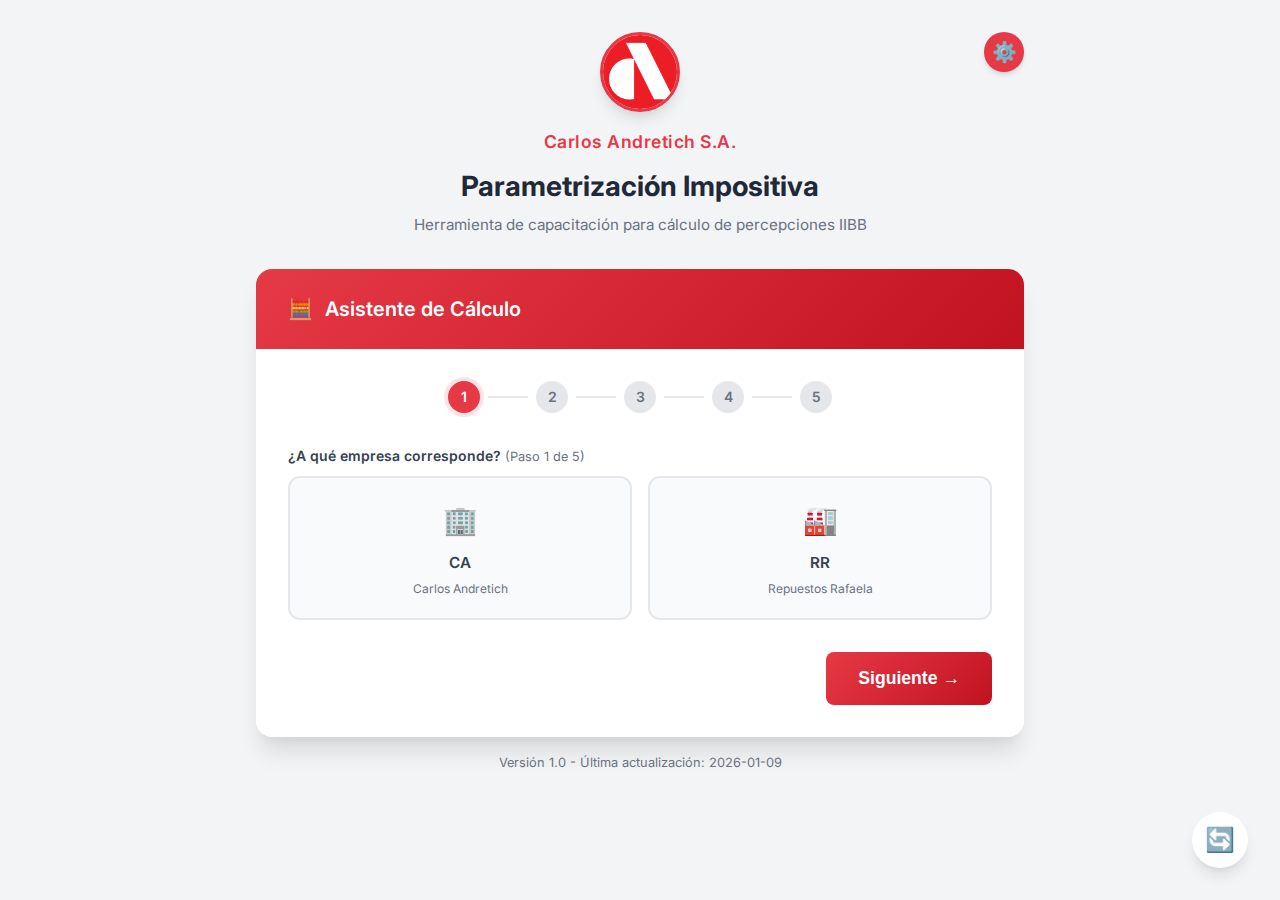
<file: index.html>
<!DOCTYPE html>
<html lang="es">

<head>
    <meta charset="UTF-8">
    <meta name="viewport" content="width=device-width, initial-scale=1.0">
    <meta name="description" content="Herramienta de capacitación para cálculo de percepciones IIBB - CA/RR">
    <title>Carlos Andretich S.A. - Cálculo Impositivo</title>
    <link rel="preconnect" href="https://fonts.googleapis.com">
    <link rel="preconnect" href="https://fonts.gstatic.com" crossorigin>
    <link href="https://fonts.googleapis.com/css2?family=Inter:wght@400;500;600;700;800&display=swap" rel="stylesheet">
    <link rel="stylesheet" href="styles.css">
</head>

<body>
    <div class="app-container">
        <!-- Header -->
        <header class="header">
            <a href="admin.html" class="admin-link" title="Panel de Administración">⚙️</a>
            <div class="header__logo">
                <img src="logo.png" alt="Carlos Andretich S.A.">
            </div>
            <p class="header__company">Carlos Andretich S.A.</p>
            <h1 class="header__title">Parametrización Impositiva</h1>
            <p class="header__subtitle">Herramienta de capacitación para cálculo de percepciones IIBB</p>
        </header>

        <!-- Main Card -->
        <main class="card">
            <div class="card__header">
                <h2 class="card__header-title">
                    <span>🧮</span>
                    Asistente de Cálculo
                </h2>
            </div>

            <div class="card__body">
                <!-- Stepper -->
                <div class="stepper" id="stepper">
                    <div class="stepper__step active">
                        <div class="stepper__circle">1</div>
                    </div>
                    <div class="stepper__step">
                        <div class="stepper__line"></div>
                        <div class="stepper__circle">2</div>
                    </div>
                    <div class="stepper__step">
                        <div class="stepper__line"></div>
                        <div class="stepper__circle">3</div>
                    </div>
                    <div class="stepper__step">
                        <div class="stepper__line"></div>
                        <div class="stepper__circle">4</div>
                    </div>
                    <div class="stepper__step">
                        <div class="stepper__line"></div>
                        <div class="stepper__circle">5</div>
                    </div>
                </div>

                <!-- Step 1: Empresa -->
                <section class="step-section active" id="step1">
                    <div class="form-group">
                        <label class="form-label">
                            ¿A qué empresa corresponde?
                            <span class="form-label__hint">(Paso 1 de 5)</span>
                        </label>
                        <div class="radio-group">
                            <div class="radio-option">
                                <input type="radio" name="empresa" id="empresaCA" value="CA">
                                <label class="radio-option__label" for="empresaCA">
                                    <span class="radio-option__icon">🏢</span>
                                    <span class="radio-option__text">CA</span>
                                    <span class="radio-option__desc">Carlos Andretich</span>
                                </label>
                            </div>
                            <div class="radio-option">
                                <input type="radio" name="empresa" id="empresaRR" value="RR">
                                <label class="radio-option__label" for="empresaRR">
                                    <span class="radio-option__icon">🏭</span>
                                    <span class="radio-option__text">RR</span>
                                    <span class="radio-option__desc">Repuestos Rafaela</span>
                                </label>
                            </div>
                        </div>
                    </div>
                </section>

                <!-- Step 2: Tipo de Contribuyente -->
                <section class="step-section" id="step2">
                    <div class="form-group">
                        <label class="form-label">
                            ¿Es Local o Convenio Multilateral?
                            <span class="form-label__hint">(Según constancia inscripción IIBB)</span>
                        </label>
                        <div class="radio-group">
                            <div class="radio-option">
                                <input type="radio" name="tipoContribuyente" id="tipoLocal" value="local">
                                <label class="radio-option__label" for="tipoLocal">
                                    <span class="radio-option__icon">📍</span>
                                    <span class="radio-option__text">Local</span>
                                    <span class="radio-option__desc">Inscripto en una sola provincia</span>
                                </label>
                            </div>
                            <div class="radio-option">
                                <input type="radio" name="tipoContribuyente" id="tipoConvenio" value="convenio">
                                <label class="radio-option__label" for="tipoConvenio">
                                    <span class="radio-option__icon">🗺️</span>
                                    <span class="radio-option__text">Convenio Multilateral</span>
                                    <span class="radio-option__desc">Opera en varias provincias</span>
                                </label>
                            </div>
                        </div>
                    </div>
                </section>

                <!-- Step 3: Provincia -->
                <section class="step-section" id="step3">
                    <div class="form-group">
                        <label class="form-label" for="provincia">
                            ¿En qué provincia coincidimos?
                            <span class="form-label__hint">(Provincia donde somos agentes de percepción)</span>
                        </label>
                        <select class="form-select" id="provincia">
                            <option value="">-- Seleccione una provincia --</option>
                            <option value="santa_fe">Santa Fe</option>
                            <option value="salta">Salta</option>
                            <option value="misiones">Misiones</option>
                            <option value="corrientes">Corrientes</option>
                            <option value="chaco">Chaco</option>
                            <option value="la_rioja">La Rioja</option>
                            <option value="san_luis">San Luis</option>
                            <optgroup label="── Provincias con Padrón ──">
                                <option value="jujuy">Jujuy</option>
                                <option value="buenos_aires">Buenos Aires</option>
                                <option value="tucuman">Tucumán</option>
                            </optgroup>
                        </select>
                    </div>
                </section>

                <!-- Step 4: Condiciones Adicionales -->
                <section class="step-section" id="step4">
                    <div class="info-box">
                        <span class="info-box__icon">💡</span>
                        <span class="info-box__text">
                            Complete las condiciones adicionales según la documentación del cliente.
                        </span>
                    </div>

                    <div class="form-group">
                        <label class="checkbox-option">
                            <input type="checkbox" id="certificadoExclusion">
                            <span class="checkbox-option__label">¿Tiene certificado de exclusión de percepción?</span>
                        </label>
                    </div>

                    <div class="form-group" id="grupo1276">
                        <label class="checkbox-option">
                            <input type="checkbox" id="tiene1276">
                            <span class="checkbox-option__label">¿Tiene formulario 1276? (Solo Santa Fe)</span>
                        </label>
                    </div>

                    <div class="form-group hidden" id="grupoAgentePercepcion">
                        <label class="checkbox-option" style="background: #fff3e0; border-color: #ff9800;">
                            <input type="checkbox" id="esAgentePercepcion">
                            <span class="checkbox-option__label">¿El cliente es Agente de Percepción en Santa Fe?</span>
                        </label>
                        <p style="font-size: 0.8rem; color: #666; margin-top: 0.5rem; margin-left: 0.5rem;">
                            ⚠️ Si es agente de percepción, no corresponde percibirle ya que ambos tributan en la misma
                            provincia.
                        </p>
                    </div>

                    <div class="form-group" id="grupoConstancia">
                        <label class="checkbox-option">
                            <input type="checkbox" id="tieneConstancia" checked>
                            <span class="checkbox-option__label">¿Tiene constancia de inscripción IIBB?</span>
                        </label>
                    </div>

                    <div class="form-group hidden" id="grupoInformaCoeficiente">
                        <label class="checkbox-option">
                            <input type="checkbox" id="informaCoeficiente">
                            <span class="checkbox-option__label">¿Informa Coeficiente unificado?</span>
                        </label>
                        <p style="font-size: 0.8rem; color: #666; margin-top: 0.5rem; margin-left: 0.5rem;">
                            ℹ️ Si no informa coeficiente, se aplicará percepción del 1,25% por defecto.
                        </p>
                    </div>

                    <div class="form-group hidden" id="coeficienteGroup">
                        <label class="form-label" for="coeficienteCM05">
                            Coeficiente Unificado (CM05)
                            <span class="form-label__hint">Valor del coeficiente según formulario CM05</span>
                        </label>
                        <input type="number" class="form-input" id="coeficienteCM05" step="0.01" min="0" max="1"
                            placeholder="Ej: 0.15">
                    </div>
                </section>

                <!-- Step 5: Resultado -->
                <section class="step-section" id="step5">
                    <div id="resultContainer">
                        <!-- Resultado se inserta aquí dinámicamente -->
                    </div>
                </section>

                <!-- Navegación -->
                <div class="btn-group">
                    <button id="prevBtn" class="btn btn--secondary" style="visibility: hidden;">
                        ← Anterior
                    </button>
                    <button id="nextBtn" class="btn btn--primary btn--lg" style="margin-left: auto;">
                        Siguiente →
                    </button>
                </div>
            </div>
        </main>

        <!-- Version Info -->
        <div class="version-info" id="versionInfo">
            Cargando información de versión...
        </div>
    </div>

    <!-- Reset Button -->
    <button id="resetBtn" class="reset-btn" title="Reiniciar">
        🔄
    </button>

    <script src="app.js"></script>
</body>

</html>
</file>
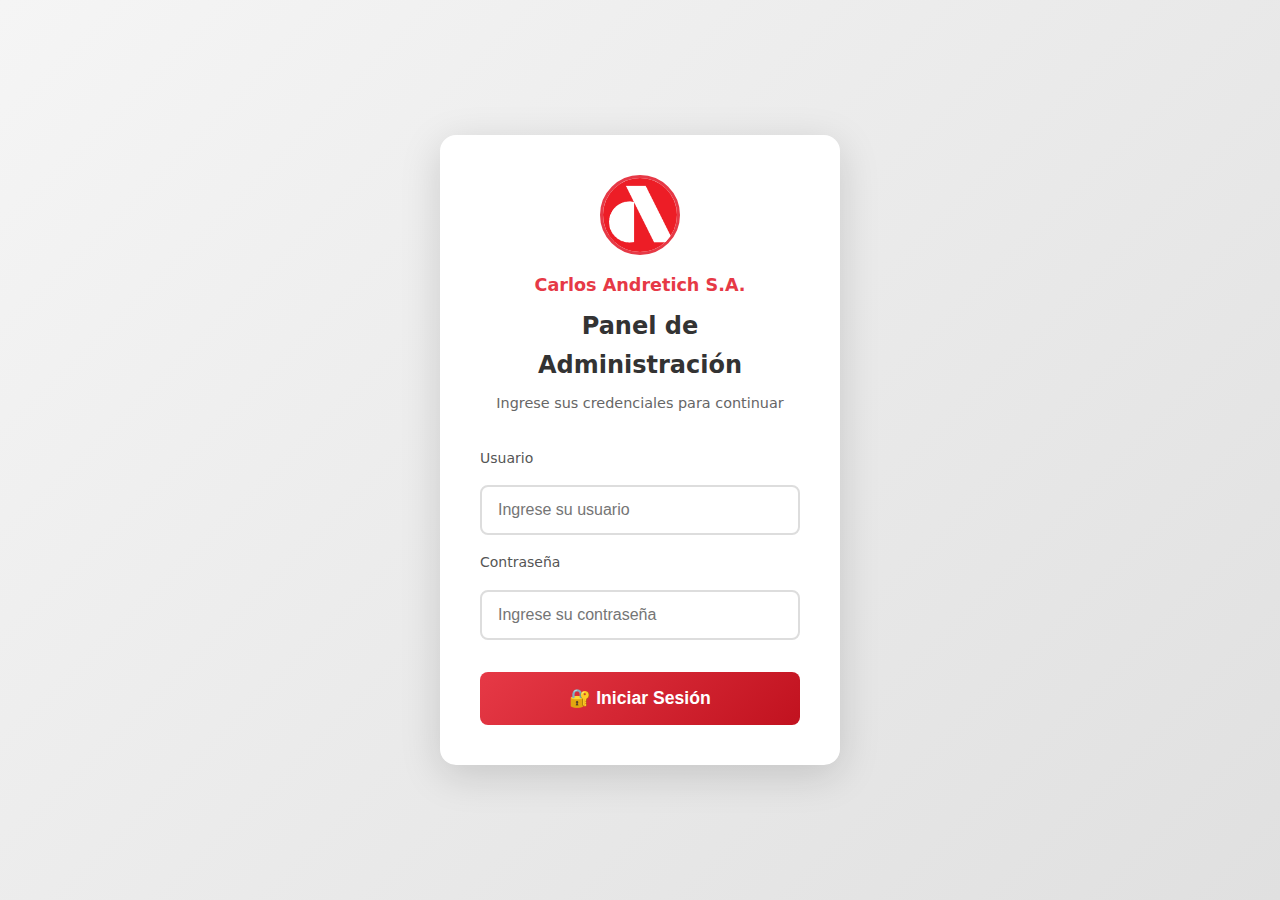
<file: admin.html>
<!DOCTYPE html>
<html lang="es">

<head>
    <meta charset="UTF-8">
    <meta name="viewport" content="width=device-width, initial-scale=1.0">
    <title>Administración - Reglas Impositivas</title>
    <link rel="stylesheet" href="styles.css">
    <style>
        /* Admin-specific styles */
        .admin-header {
            background: linear-gradient(135deg, #e63946 0%, #c1121f 100%);
            color: white;
            padding: 1.5rem;
            margin-bottom: 2rem;
            border-radius: 16px;
            display: flex;
            justify-content: space-between;
            align-items: center;
        }

        .admin-header h1 {
            margin: 0;
            font-size: 1.5rem;
        }

        .admin-header .btn-group {
            gap: 0.5rem;
        }

        .tabs {
            display: flex;
            gap: 0.5rem;
            margin-bottom: 1.5rem;
            flex-wrap: wrap;
        }

        .tab-btn {
            padding: 0.75rem 1.25rem;
            border: none;
            background: rgba(255, 255, 255, 0.9);
            border-radius: 8px;
            cursor: pointer;
            font-weight: 500;
            transition: all 0.3s ease;
            color: #1e3a5f;
        }

        .tab-btn:hover {
            background: rgba(255, 255, 255, 1);
            transform: translateY(-2px);
        }

        .tab-btn.active {
            background: linear-gradient(135deg, #e63946 0%, #c1121f 100%);
            color: white;
        }

        .tab-content {
            display: none;
        }

        .tab-content.active {
            display: block;
        }

        .provincia-card {
            background: white;
            border-radius: 12px;
            padding: 1.5rem;
            margin-bottom: 1rem;
            box-shadow: 0 2px 8px rgba(0, 0, 0, 0.08);
            border-left: 4px solid #e63946;
        }

        .provincia-card h3 {
            margin: 0 0 1rem 0;
            color: #1e3a5f;
            display: flex;
            align-items: center;
            gap: 0.5rem;
        }

        .provincia-card h3 .badge {
            font-size: 0.7rem;
            padding: 0.25rem 0.5rem;
            background: #e8f5e9;
            color: #2e7d32;
            border-radius: 4px;
            font-weight: 500;
        }

        .form-row {
            display: grid;
            grid-template-columns: repeat(auto-fit, minmax(200px, 1fr));
            gap: 1rem;
            margin-bottom: 1rem;
        }

        .form-group {
            display: flex;
            flex-direction: column;
            gap: 0.5rem;
        }

        .form-group label {
            font-weight: 500;
            color: #555;
            font-size: 0.875rem;
        }

        .form-group input,
        .form-group select,
        .form-group textarea {
            padding: 0.75rem;
            border: 1px solid #ddd;
            border-radius: 8px;
            font-size: 1rem;
            transition: border-color 0.3s ease;
        }

        .form-group input:focus,
        .form-group select:focus,
        .form-group textarea:focus {
            outline: none;
            border-color: #667eea;
            box-shadow: 0 0 0 3px rgba(102, 126, 234, 0.1);
        }

        .form-group input[type="number"] {
            width: 120px;
        }

        .subsection {
            background: #f8f9fa;
            padding: 1rem;
            border-radius: 8px;
            margin-top: 1rem;
        }

        .subsection-title {
            font-size: 0.875rem;
            font-weight: 600;
            color: #e63946;
            margin-bottom: 0.75rem;
        }

        .btn--save {
            background: linear-gradient(135deg, #4caf50 0%, #2e7d32 100%);
            color: white;
        }

        .btn--export {
            background: linear-gradient(135deg, #ff9800 0%, #f57c00 100%);
            color: white;
        }

        .btn--back {
            background: rgba(255, 255, 255, 0.2);
            color: white;
            border: 1px solid rgba(255, 255, 255, 0.3);
        }

        .btn--back:hover {
            background: rgba(255, 255, 255, 0.3);
        }

        .toast {
            position: fixed;
            bottom: 2rem;
            right: 2rem;
            padding: 1rem 1.5rem;
            background: #4caf50;
            color: white;
            border-radius: 8px;
            box-shadow: 0 4px 12px rgba(0, 0, 0, 0.2);
            transform: translateY(100px);
            opacity: 0;
            transition: all 0.3s ease;
            z-index: 1000;
        }

        .toast.show {
            transform: translateY(0);
            opacity: 1;
        }

        .status-indicator {
            display: flex;
            align-items: center;
            gap: 0.5rem;
            font-size: 0.875rem;
            color: rgba(255, 255, 255, 0.8);
        }

        .status-dot {
            width: 8px;
            height: 8px;
            border-radius: 50%;
            background: #4caf50;
        }

        .status-dot.modified {
            background: #ff9800;
        }

        .checkbox-group {
            display: flex;
            align-items: center;
            gap: 0.5rem;
        }

        .checkbox-group input[type="checkbox"] {
            width: 18px;
            height: 18px;
        }

        .padron-section {
            background: #fff3e0;
            border-left-color: #ff9800;
        }

        .padron-list {
            display: flex;
            flex-wrap: wrap;
            gap: 0.5rem;
        }

        .padron-tag {
            padding: 0.5rem 1rem;
            background: #fff;
            border: 1px solid #ddd;
            border-radius: 20px;
            display: flex;
            align-items: center;
            gap: 0.5rem;
        }

        .padron-tag .remove {
            cursor: pointer;
            color: #e53935;
            font-weight: bold;
        }

        .add-padron {
            display: flex;
            gap: 0.5rem;
            margin-top: 1rem;
        }

        /* Collapsible sections */
        .collapse-header {
            display: flex;
            justify-content: space-between;
            align-items: center;
            cursor: pointer;
            padding-bottom: 0.5rem;
            border-bottom: 1px solid #eee;
            margin-bottom: 1rem;
        }

        .collapse-header:hover {
            color: #667eea;
        }

        .collapse-icon {
            transition: transform 0.3s ease;
        }

        .collapse-header.collapsed .collapse-icon {
            transform: rotate(-90deg);
        }

        .collapse-content {
            max-height: 2000px;
            overflow: hidden;
            transition: max-height 0.3s ease;
        }

        .collapse-content.collapsed {
            max-height: 0;
        }

        /* Login Overlay */
        .login-overlay {
            position: fixed;
            top: 0;
            left: 0;
            width: 100%;
            height: 100%;
            background: linear-gradient(135deg, #f5f5f5 0%, #e0e0e0 100%);
            display: flex;
            align-items: center;
            justify-content: center;
            z-index: 9999;
        }

        .login-overlay.hidden {
            display: none;
        }

        .login-box {
            background: white;
            padding: 2.5rem;
            border-radius: 16px;
            box-shadow: 0 10px 40px rgba(0, 0, 0, 0.15);
            width: 100%;
            max-width: 400px;
            text-align: center;
        }

        .login-box__logo {
            width: 80px;
            height: 80px;
            border-radius: 50%;
            margin: 0 auto 1rem;
            overflow: hidden;
            border: 3px solid #e63946;
        }

        .login-box__logo img {
            width: 100%;
            height: 100%;
            object-fit: cover;
        }

        .login-box__company {
            color: #e63946;
            font-size: 1.1rem;
            font-weight: 600;
            margin-bottom: 0.5rem;
        }

        .login-box__title {
            color: #333;
            font-size: 1.5rem;
            font-weight: 700;
            margin-bottom: 0.5rem;
        }

        .login-box__subtitle {
            color: #666;
            font-size: 0.9rem;
            margin-bottom: 2rem;
        }

        .login-box .form-group {
            margin-bottom: 1rem;
            text-align: left;
        }

        .login-box .form-group label {
            display: block;
            margin-bottom: 0.5rem;
            font-weight: 500;
            color: #555;
        }

        .login-box .form-group input {
            width: 100%;
            padding: 0.875rem 1rem;
            border: 2px solid #ddd;
            border-radius: 8px;
            font-size: 1rem;
            transition: border-color 0.3s;
        }

        .login-box .form-group input:focus {
            outline: none;
            border-color: #e63946;
        }

        .login-box .btn-login {
            width: 100%;
            padding: 1rem;
            background: linear-gradient(135deg, #e63946 0%, #c1121f 100%);
            color: white;
            border: none;
            border-radius: 8px;
            font-size: 1.1rem;
            font-weight: 600;
            cursor: pointer;
            transition: transform 0.2s, box-shadow 0.2s;
            margin-top: 1rem;
        }

        .login-box .btn-login:hover {
            transform: translateY(-2px);
            box-shadow: 0 4px 12px rgba(230, 57, 70, 0.4);
        }

        .login-error {
            color: #c1121f;
            font-size: 0.875rem;
            margin-top: 1rem;
            display: none;
        }

        .login-error.show {
            display: block;
        }

        .admin-content {
            display: none;
        }

        .admin-content.visible {
            display: block;
        }
    </style>
</head>

<body>
    <!-- Login Overlay -->
    <div class="login-overlay" id="loginOverlay">
        <div class="login-box">
            <div class="login-box__logo">
                <img src="logo.png" alt="Carlos Andretich S.A.">
            </div>
            <p class="login-box__company">Carlos Andretich S.A.</p>
            <h1 class="login-box__title">Panel de Administración</h1>
            <p class="login-box__subtitle">Ingrese sus credenciales para continuar</p>

            <form id="loginForm" onsubmit="handleLogin(event)">
                <div class="form-group">
                    <label for="loginUser">Usuario</label>
                    <input type="text" id="loginUser" placeholder="Ingrese su usuario" required>
                </div>
                <div class="form-group">
                    <label for="loginPass">Contraseña</label>
                    <input type="password" id="loginPass" placeholder="Ingrese su contraseña" required>
                </div>
                <button type="submit" class="btn-login">🔐 Iniciar Sesión</button>
            </form>

            <p class="login-error" id="loginError">❌ Usuario o contraseña incorrectos</p>
        </div>
    </div>

    <!-- Admin Content (hidden until login) -->
    <div class="admin-content" id="adminContent">
        <div class="container">
            <div class="admin-header">
                <div>
                    <h1>⚙️ Panel de Administración</h1>
                    <div class="status-indicator">
                        <span class="status-dot" id="statusDot"></span>
                        <span id="statusText">Datos cargados</span>
                    </div>
                </div>
                <div class="btn-group">
                    <a href="index.html" class="btn btn--back">← Volver a la App</a>
                    <button class="btn btn--export" onclick="exportarJSON()">📥 Exportar JSON</button>
                    <button class="btn btn--save" onclick="guardarCambios()">💾 Guardar Cambios</button>
                </div>
            </div>

            <div class="tabs">
                <button class="tab-btn active" onclick="showTab('convenio')">📊 Convenio Multilateral</button>
                <button class="tab-btn" onclick="showTab('local')">🏠 Contribuyente Local</button>
                <button class="tab-btn" onclick="showTab('padron')">📋 Provincias con Padrón</button>
                <button class="tab-btn" onclick="showTab('mensajes')">💬 Mensajes</button>
            </div>

            <!-- Tab: Convenio Multilateral -->
            <div id="tab-convenio" class="tab-content active">
                <div id="convenio-list"></div>
            </div>

            <!-- Tab: Contribuyente Local -->
            <div id="tab-local" class="tab-content">
                <div id="local-list"></div>
            </div>

            <!-- Tab: Provincias con Padrón -->
            <div id="tab-padron" class="tab-content">
                <div class="provincia-card padron-section">
                    <h3>⚠️ Provincias con Padrón</h3>
                    <p style="color: #666; margin-bottom: 1rem;">
                        Estas provincias requieren revisión de padrón. El sistema mostrará aviso de contactar a Fran.
                    </p>
                    <div class="padron-list" id="padron-list"></div>
                    <div class="add-padron">
                        <select id="nuevaPadron">
                            <option value="">Agregar provincia...</option>
                            <option value="buenos_aires">Buenos Aires</option>
                            <option value="catamarca">Catamarca</option>
                            <option value="chubut">Chubut</option>
                            <option value="cordoba">Córdoba</option>
                            <option value="entre_rios">Entre Ríos</option>
                            <option value="formosa">Formosa</option>
                            <option value="jujuy">Jujuy</option>
                            <option value="la_pampa">La Pampa</option>
                            <option value="mendoza">Mendoza</option>
                            <option value="neuquen">Neuquén</option>
                            <option value="rio_negro">Río Negro</option>
                            <option value="san_juan">San Juan</option>
                            <option value="santa_cruz">Santa Cruz</option>
                            <option value="santiago_del_estero">Santiago del Estero</option>
                            <option value="tierra_del_fuego">Tierra del Fuego</option>
                            <option value="tucuman">Tucumán</option>
                        </select>
                        <button class="btn btn--primary" onclick="agregarPadron()">+ Agregar</button>
                    </div>
                </div>
            </div>

            <!-- Tab: Mensajes -->
            <div id="tab-mensajes" class="tab-content">
                <div class="provincia-card">
                    <h3>💬 Mensajes del Sistema</h3>
                    <div class="form-group" style="margin-bottom: 1rem;">
                        <label>Mensaje para Padrón</label>
                        <textarea id="msg-padron" rows="2"></textarea>
                    </div>
                    <div class="form-group" style="margin-bottom: 1rem;">
                        <label>Mensaje para Exento</label>
                        <textarea id="msg-exento" rows="2"></textarea>
                    </div>
                    <div class="form-group">
                        <label>Mensaje para Derivar a Impuestos</label>
                        <textarea id="msg-derivar" rows="2"></textarea>
                    </div>
                </div>
            </div>
        </div>

        <div class="toast" id="toast"></div>
    </div>
    </div> <!-- Close admin-content -->

    <script>
        // ============ LOGIN SYSTEM ============
        const VALID_USER = 'Administrador';
        const VALID_PASS = 'Cal1978Imp!';

        // Check if already logged in
        function checkSession() {
            if (sessionStorage.getItem('admin_logged_in') === 'true') {
                showAdminPanel();
            }
        }

        function handleLogin(event) {
            event.preventDefault();

            const user = document.getElementById('loginUser').value;
            const pass = document.getElementById('loginPass').value;

            if (user === VALID_USER && pass === VALID_PASS) {
                sessionStorage.setItem('admin_logged_in', 'true');
                showAdminPanel();
            } else {
                document.getElementById('loginError').classList.add('show');
                document.getElementById('loginPass').value = '';
            }
        }

        function showAdminPanel() {
            document.getElementById('loginOverlay').classList.add('hidden');
            document.getElementById('adminContent').classList.add('visible');
        }

        // Check session on page load
        document.addEventListener('DOMContentLoaded', checkSession);

        // ============ ADMIN PANEL ============
        // Datos de las reglas (se cargan desde localStorage o fallback)
        let reglas = null;
        let hasChanges = false;

        // Datos fallback (mismos que en app.js)
        const REGLAS_DEFAULT = {
            "metadata": {
                "version": "1.0",
                "ultima_actualizacion": "2026-01-09",
                "autor": "Gabriela Bianchini"
            },
            "empresas": ["CA", "RR"],
            "provincias_con_padron": ["jujuy", "buenos_aires", "tucuman"],
            "reglas_convenio_multilateral": {
                "santa_fe": {
                    "nombre": "Santa Fe",
                    "requiere_coeficiente": true,
                    "coeficiente_minimo": 0.10,
                    "con_coeficiente": { "id": 54, "descripcion": "PERCEP IIBB SANTA FE C.M. 1.25%", "alicuota": 1.25 },
                    "sin_coeficiente": { "mensaje": "No corresponde percepción (Coeficiente < 0.10)" },
                    "con_1276": { "accion": "derivar", "mensaje": "Derivar a impuestos y contabilidad" }
                },
                "corrientes": {
                    "nombre": "Corrientes",
                    "requiere_coeficiente": true,
                    "coeficiente_minimo": 0.10,
                    "con_coeficiente": { "id": 1080, "descripcion": "PERCEP IIBB CORRIENTES CM", "alicuota": null },
                    "sin_coeficiente": { "mensaje": "No corresponde percepción (Coeficiente < 0.10)" }
                },
                "chaco": { "nombre": "Chaco", "requiere_coeficiente": false, "resultado": { "id": 1076, "descripcion": "PERCEP IIBB CHACO CM", "alicuota": null } },
                "la_rioja": { "nombre": "La Rioja", "requiere_coeficiente": false, "resultado": { "id": 1078, "descripcion": "PERCEP IIBB LA RIOJA CM", "alicuota": null } },
                "misiones": { "nombre": "Misiones", "requiere_coeficiente": false, "resultado": { "id": 346, "descripcion": "PERCEP IIBB MISIONES 3.31%", "alicuota": 3.31 } },
                "salta": { "nombre": "Salta", "requiere_coeficiente": false, "resultado": { "id": 344, "descripcion": "PERCEP IIBB SALTA CM 1.8%", "alicuota": 1.8 } },
                "san_luis": {
                    "nombre": "San Luis",
                    "requiere_coeficiente": true,
                    "coeficiente_minimo": 0.10,
                    "con_coeficiente": { "id": 1100, "descripcion": "PERCEP IIBB SAN LUIS CM", "alicuota": null },
                    "sin_coeficiente": { "mensaje": "No corresponde percepción (Coeficiente < 0.10)" }
                }
            },
            "reglas_local": {
                "corrientes": { "nombre": "Corrientes", "resultado": { "id": 1074, "descripcion": "PERCEP IIBB CORRIENTES C.L.", "alicuota": null } },
                "chaco": { "nombre": "Chaco", "resultado": { "id": 1075, "descripcion": "PERCEP IIBB CHACO C.L.", "alicuota": null } },
                "la_rioja": { "nombre": "La Rioja", "resultado": { "id": 1077, "descripcion": "PERCEP IIBB LA RIOJA C.L.", "alicuota": null } },
                "misiones": { "nombre": "Misiones", "resultado": { "id": 346, "descripcion": "PERCEP IIBB MISIONES 3.31%", "alicuota": 3.31 } },
                "salta": { "nombre": "Salta", "resultado": { "id": 343, "descripcion": "PERCEP IIBB SALTA C.L. 3.6%", "alicuota": 3.6 } },
                "san_luis": { "nombre": "San Luis", "resultado": { "id": 1099, "descripcion": "PERCEP IIBB SAN LUIS C.L.", "alicuota": null } },
                "santa_fe": {
                    "nombre": "Santa Fe",
                    "con_1276": { "accion": "derivar", "mensaje": "Derivar a impuestos y contabilidad" },
                    "sin_1276": { "id": 51, "descripcion": "PERCEP IIBB SANTA FE C.L. 2.5%", "alicuota": 2.5 },
                    "sin_constancia": { "id": 52, "descripcion": "PERCEP IIBB SANTA FE N.I. 3.6%", "alicuota": 3.6, "nota": "Revisar SIAT (API) - Consultar" }
                }
            },
            "mensajes": {
                "padron": "⚠️ AVISAR A FRAN: Corresponde revisión de padrón.",
                "exento": "Agregar conjunto EXENTO en esta provincia.",
                "derivar_impuestos": "Derivar a impuestos y contabilidad."
            }
        };

        // Inicialización
        document.addEventListener('DOMContentLoaded', () => {
            cargarReglas();
            renderAll();
        });

        function cargarReglas() {
            const saved = localStorage.getItem('reglas_impositivas');
            if (saved) {
                reglas = JSON.parse(saved);
                showToast('✓ Datos cargados desde almacenamiento local');
            } else {
                reglas = JSON.parse(JSON.stringify(REGLAS_DEFAULT));
            }
        }

        function renderAll() {
            renderConvenio();
            renderLocal();
            renderPadron();
            renderMensajes();
        }

        function renderConvenio() {
            const container = document.getElementById('convenio-list');
            let html = '';

            for (const [key, prov] of Object.entries(reglas.reglas_convenio_multilateral)) {
                html += renderProvinciaConvenio(key, prov);
            }

            container.innerHTML = html;
        }

        function renderProvinciaConvenio(key, prov) {
            const requiereCoef = prov.requiere_coeficiente;
            const esSantaFe = key === 'santa_fe';

            return `
                <div class="provincia-card" data-key="${key}">
                    <div class="collapse-header" onclick="toggleCollapse(this)">
                        <h3>
                            📍 ${prov.nombre}
                            ${requiereCoef ? '<span class="badge">Requiere Coeficiente</span>' : ''}
                            ${esSantaFe ? '<span class="badge" style="background:#e3f2fd;color:#1565c0;">Tiene 1276</span>' : ''}
                        </h3>
                        <span class="collapse-icon">▼</span>
                    </div>
                    <div class="collapse-content">
                        <div class="form-row">
                            <div class="form-group checkbox-group">
                                <input type="checkbox" id="coef-${key}" ${requiereCoef ? 'checked' : ''} 
                                    onchange="updateConvenioCoef('${key}', this.checked)">
                                <label for="coef-${key}">Requiere Coeficiente CM05</label>
                            </div>
                            ${requiereCoef ? `
                                <div class="form-group">
                                    <label>Coeficiente Mínimo</label>
                                    <input type="number" step="0.01" value="${prov.coeficiente_minimo || 0.10}" 
                                        onchange="updateConvenioField('${key}', 'coeficiente_minimo', parseFloat(this.value))">
                                </div>
                            ` : ''}
                        </div>
                        
                        ${requiereCoef ? `
                            <div class="subsection">
                                <div class="subsection-title">Con Coeficiente ≥ Mínimo</div>
                                <div class="form-row">
                                    <div class="form-group">
                                        <label>ID Conjunto</label>
                                        <input type="number" value="${prov.con_coeficiente?.id || ''}" 
                                            onchange="updateConvenioNested('${key}', 'con_coeficiente', 'id', parseInt(this.value))">
                                    </div>
                                    <div class="form-group">
                                        <label>Descripción</label>
                                        <input type="text" value="${prov.con_coeficiente?.descripcion || ''}" 
                                            onchange="updateConvenioNested('${key}', 'con_coeficiente', 'descripcion', this.value)">
                                    </div>
                                    <div class="form-group">
                                        <label>Alícuota %</label>
                                        <input type="number" step="0.01" value="${prov.con_coeficiente?.alicuota || ''}" 
                                            onchange="updateConvenioNested('${key}', 'con_coeficiente', 'alicuota', parseFloat(this.value) || null)">
                                    </div>
                                </div>
                            </div>
                            <div class="subsection">
                                <div class="subsection-title">Sin Coeficiente (< Mínimo)</div>
                                <div class="form-group">
                                    <label>Mensaje</label>
                                    <input type="text" value="${prov.sin_coeficiente?.mensaje || ''}" 
                                        onchange="updateConvenioNested('${key}', 'sin_coeficiente', 'mensaje', this.value)">
                                </div>
                            </div>
                        ` : `
                            <div class="subsection">
                                <div class="subsection-title">Resultado</div>
                                <div class="form-row">
                                    <div class="form-group">
                                        <label>ID Conjunto</label>
                                        <input type="number" value="${prov.resultado?.id || ''}" 
                                            onchange="updateConvenioNested('${key}', 'resultado', 'id', parseInt(this.value))">
                                    </div>
                                    <div class="form-group">
                                        <label>Descripción</label>
                                        <input type="text" value="${prov.resultado?.descripcion || ''}" 
                                            onchange="updateConvenioNested('${key}', 'resultado', 'descripcion', this.value)">
                                    </div>
                                    <div class="form-group">
                                        <label>Alícuota %</label>
                                        <input type="number" step="0.01" value="${prov.resultado?.alicuota || ''}" 
                                            onchange="updateConvenioNested('${key}', 'resultado', 'alicuota', parseFloat(this.value) || null)">
                                    </div>
                                </div>
                            </div>
                        `}
                        
                        ${esSantaFe ? `
                            <div class="subsection" style="background: #e3f2fd;">
                                <div class="subsection-title">Con 1276 (Derivar)</div>
                                <div class="form-group">
                                    <label>Mensaje</label>
                                    <input type="text" value="${prov.con_1276?.mensaje || ''}" 
                                        onchange="updateConvenioNested('${key}', 'con_1276', 'mensaje', this.value)">
                                </div>
                            </div>
                        ` : ''}
                    </div>
                </div>
            `;
        }

        function renderLocal() {
            const container = document.getElementById('local-list');
            let html = '';

            for (const [key, prov] of Object.entries(reglas.reglas_local)) {
                html += renderProvinciaLocal(key, prov);
            }

            container.innerHTML = html;
        }

        function renderProvinciaLocal(key, prov) {
            const esSantaFe = key === 'santa_fe';

            if (esSantaFe) {
                return `
                    <div class="provincia-card" data-key="${key}">
                        <div class="collapse-header" onclick="toggleCollapse(this)">
                            <h3>📍 ${prov.nombre} <span class="badge" style="background:#e3f2fd;color:#1565c0;">Casos especiales</span></h3>
                            <span class="collapse-icon">▼</span>
                        </div>
                        <div class="collapse-content">
                            <div class="subsection" style="background: #e3f2fd;">
                                <div class="subsection-title">Con 1276 (Derivar)</div>
                                <div class="form-group">
                                    <label>Mensaje</label>
                                    <input type="text" value="${prov.con_1276?.mensaje || ''}" 
                                        onchange="updateLocalNested('${key}', 'con_1276', 'mensaje', this.value)">
                                </div>
                            </div>
                            <div class="subsection">
                                <div class="subsection-title">Sin 1276 (Con Constancia)</div>
                                <div class="form-row">
                                    <div class="form-group">
                                        <label>ID Conjunto</label>
                                        <input type="number" value="${prov.sin_1276?.id || ''}" 
                                            onchange="updateLocalNested('${key}', 'sin_1276', 'id', parseInt(this.value))">
                                    </div>
                                    <div class="form-group">
                                        <label>Descripción</label>
                                        <input type="text" value="${prov.sin_1276?.descripcion || ''}" 
                                            onchange="updateLocalNested('${key}', 'sin_1276', 'descripcion', this.value)">
                                    </div>
                                    <div class="form-group">
                                        <label>Alícuota %</label>
                                        <input type="number" step="0.01" value="${prov.sin_1276?.alicuota || ''}" 
                                            onchange="updateLocalNested('${key}', 'sin_1276', 'alicuota', parseFloat(this.value) || null)">
                                    </div>
                                </div>
                            </div>
                            <div class="subsection" style="background: #fff3e0;">
                                <div class="subsection-title">Sin Constancia de Inscripción</div>
                                <div class="form-row">
                                    <div class="form-group">
                                        <label>ID Conjunto</label>
                                        <input type="number" value="${prov.sin_constancia?.id || ''}" 
                                            onchange="updateLocalNested('${key}', 'sin_constancia', 'id', parseInt(this.value))">
                                    </div>
                                    <div class="form-group">
                                        <label>Descripción</label>
                                        <input type="text" value="${prov.sin_constancia?.descripcion || ''}" 
                                            onchange="updateLocalNested('${key}', 'sin_constancia', 'descripcion', this.value)">
                                    </div>
                                    <div class="form-group">
                                        <label>Alícuota %</label>
                                        <input type="number" step="0.01" value="${prov.sin_constancia?.alicuota || ''}" 
                                            onchange="updateLocalNested('${key}', 'sin_constancia', 'alicuota', parseFloat(this.value) || null)">
                                    </div>
                                </div>
                                <div class="form-group" style="margin-top: 0.5rem;">
                                    <label>Nota</label>
                                    <input type="text" value="${prov.sin_constancia?.nota || ''}" 
                                        onchange="updateLocalNested('${key}', 'sin_constancia', 'nota', this.value)">
                                </div>
                            </div>
                        </div>
                    </div>
                `;
            }

            return `
                <div class="provincia-card" data-key="${key}">
                    <div class="collapse-header" onclick="toggleCollapse(this)">
                        <h3>📍 ${prov.nombre}</h3>
                        <span class="collapse-icon">▼</span>
                    </div>
                    <div class="collapse-content">
                        <div class="form-row">
                            <div class="form-group">
                                <label>ID Conjunto</label>
                                <input type="number" value="${prov.resultado?.id || ''}" 
                                    onchange="updateLocalNested('${key}', 'resultado', 'id', parseInt(this.value))">
                            </div>
                            <div class="form-group">
                                <label>Descripción</label>
                                <input type="text" value="${prov.resultado?.descripcion || ''}" 
                                    onchange="updateLocalNested('${key}', 'resultado', 'descripcion', this.value)">
                            </div>
                            <div class="form-group">
                                <label>Alícuota %</label>
                                <input type="number" step="0.01" value="${prov.resultado?.alicuota || ''}" 
                                    onchange="updateLocalNested('${key}', 'resultado', 'alicuota', parseFloat(this.value) || null)">
                            </div>
                        </div>
                    </div>
                </div>
            `;
        }

        function renderPadron() {
            const container = document.getElementById('padron-list');
            const nombres = {
                'jujuy': 'Jujuy', 'buenos_aires': 'Buenos Aires', 'tucuman': 'Tucumán',
                'catamarca': 'Catamarca', 'chubut': 'Chubut', 'cordoba': 'Córdoba',
                'entre_rios': 'Entre Ríos', 'formosa': 'Formosa', 'la_pampa': 'La Pampa',
                'mendoza': 'Mendoza', 'neuquen': 'Neuquén', 'rio_negro': 'Río Negro',
                'san_juan': 'San Juan', 'santa_cruz': 'Santa Cruz',
                'santiago_del_estero': 'Santiago del Estero', 'tierra_del_fuego': 'Tierra del Fuego'
            };

            container.innerHTML = reglas.provincias_con_padron.map(key => `
                <div class="padron-tag">
                    ${nombres[key] || key}
                    <span class="remove" onclick="removePadron('${key}')">✕</span>
                </div>
            `).join('');
        }

        function renderMensajes() {
            document.getElementById('msg-padron').value = reglas.mensajes?.padron || '';
            document.getElementById('msg-exento').value = reglas.mensajes?.exento || '';
            document.getElementById('msg-derivar').value = reglas.mensajes?.derivar_impuestos || '';

            // Add event listeners
            document.getElementById('msg-padron').onchange = (e) => {
                reglas.mensajes.padron = e.target.value;
                markChanged();
            };
            document.getElementById('msg-exento').onchange = (e) => {
                reglas.mensajes.exento = e.target.value;
                markChanged();
            };
            document.getElementById('msg-derivar').onchange = (e) => {
                reglas.mensajes.derivar_impuestos = e.target.value;
                markChanged();
            };
        }

        // Update functions
        function updateConvenioCoef(key, value) {
            reglas.reglas_convenio_multilateral[key].requiere_coeficiente = value;
            markChanged();
            renderConvenio(); // Re-render to show/hide fields
        }

        function updateConvenioField(key, field, value) {
            reglas.reglas_convenio_multilateral[key][field] = value;
            markChanged();
        }

        function updateConvenioNested(key, section, field, value) {
            if (!reglas.reglas_convenio_multilateral[key][section]) {
                reglas.reglas_convenio_multilateral[key][section] = {};
            }
            reglas.reglas_convenio_multilateral[key][section][field] = value;
            markChanged();
        }

        function updateLocalNested(key, section, field, value) {
            if (!reglas.reglas_local[key][section]) {
                reglas.reglas_local[key][section] = {};
            }
            reglas.reglas_local[key][section][field] = value;
            markChanged();
        }

        function agregarPadron() {
            const select = document.getElementById('nuevaPadron');
            const value = select.value;
            if (value && !reglas.provincias_con_padron.includes(value)) {
                reglas.provincias_con_padron.push(value);
                renderPadron();
                markChanged();
            }
            select.selectedIndex = 0;
        }

        function removePadron(key) {
            reglas.provincias_con_padron = reglas.provincias_con_padron.filter(p => p !== key);
            renderPadron();
            markChanged();
        }

        // UI Helpers
        function showTab(tabName) {
            document.querySelectorAll('.tab-btn').forEach(btn => btn.classList.remove('active'));
            document.querySelectorAll('.tab-content').forEach(content => content.classList.remove('active'));

            document.querySelector(`[onclick="showTab('${tabName}')"]`).classList.add('active');
            document.getElementById(`tab-${tabName}`).classList.add('active');
        }

        function toggleCollapse(header) {
            header.classList.toggle('collapsed');
            header.nextElementSibling.classList.toggle('collapsed');
        }

        function markChanged() {
            hasChanges = true;
            document.getElementById('statusDot').classList.add('modified');
            document.getElementById('statusText').textContent = 'Cambios sin guardar';
        }

        function showToast(message) {
            const toast = document.getElementById('toast');
            toast.textContent = message;
            toast.classList.add('show');
            setTimeout(() => toast.classList.remove('show'), 3000);
        }

        // Save/Export functions
        function guardarCambios() {
            // Update metadata
            reglas.metadata.ultima_actualizacion = new Date().toISOString().split('T')[0];

            // Save to localStorage
            localStorage.setItem('reglas_impositivas', JSON.stringify(reglas));

            hasChanges = false;
            document.getElementById('statusDot').classList.remove('modified');
            document.getElementById('statusText').textContent = 'Cambios guardados';
            showToast('✓ Cambios guardados correctamente');
        }

        function exportarJSON() {
            const dataStr = JSON.stringify(reglas, null, 2);
            const blob = new Blob([dataStr], { type: 'application/json' });
            const url = URL.createObjectURL(blob);

            const a = document.createElement('a');
            a.href = url;
            a.download = 'reglas_impositivas.json';
            document.body.appendChild(a);
            a.click();
            document.body.removeChild(a);
            URL.revokeObjectURL(url);

            showToast('✓ JSON exportado');
        }

        // Warn before leaving with unsaved changes
        window.onbeforeunload = function () {
            if (hasChanges) {
                return '¿Seguro que desea salir? Hay cambios sin guardar.';
            }
        };
    </script>
</body>

</html>
</file>
<file: styles.css>
/* ========================================
   App Capacitación - Cálculo Impositivo
   Carlos Andretich S.A.
   Diseño corporativo - Blanco y Rojo
   ======================================== */

:root {
    /* Colores corporativos - Carlos Andretich */
    --brand-red: #e63946;
    --brand-red-dark: #c1121f;
    --brand-red-light: #fce4e6;

    /* Mantenemos primary para compatibilidad pero ahora es rojo */
    --primary-600: #c1121f;
    --primary-500: #e63946;
    --primary-400: #f07167;
    --primary-100: #fce4e6;

    --success-600: #16a34a;
    --success-500: #22c55e;
    --success-100: #dcfce7;

    --warning-600: #ca8a04;
    --warning-500: #eab308;
    --warning-100: #fef9c3;

    --danger-600: #dc2626;
    --danger-500: #ef4444;
    --danger-100: #fee2e2;

    --info-600: #0891b2;
    --info-500: #06b6d4;
    --info-100: #cffafe;

    /* Neutrales */
    --gray-900: #111827;
    --gray-800: #1f2937;
    --gray-700: #374151;
    --gray-600: #4b5563;
    --gray-500: #6b7280;
    --gray-400: #9ca3af;
    --gray-300: #d1d5db;
    --gray-200: #e5e7eb;
    --gray-100: #f3f4f6;
    --gray-50: #f9fafb;
    --white: #ffffff;

    /* Sombras */
    --shadow-sm: 0 1px 2px 0 rgba(0, 0, 0, 0.05);
    --shadow-md: 0 4px 6px -1px rgba(0, 0, 0, 0.1), 0 2px 4px -1px rgba(0, 0, 0, 0.06);
    --shadow-lg: 0 10px 15px -3px rgba(0, 0, 0, 0.1), 0 4px 6px -2px rgba(0, 0, 0, 0.05);
    --shadow-xl: 0 20px 25px -5px rgba(0, 0, 0, 0.1), 0 10px 10px -5px rgba(0, 0, 0, 0.04);

    /* Transiciones */
    --transition-fast: 150ms ease;
    --transition-normal: 250ms ease;
    --transition-slow: 350ms ease;

    /* Border radius */
    --radius-sm: 0.375rem;
    --radius-md: 0.5rem;
    --radius-lg: 0.75rem;
    --radius-xl: 1rem;
}

* {
    margin: 0;
    padding: 0;
    box-sizing: border-box;
}

body {
    font-family: 'Inter', 'Segoe UI', system-ui, -apple-system, sans-serif;
    background: var(--gray-100);
    min-height: 100vh;
    color: var(--gray-800);
    line-height: 1.6;
}

/* ========== LAYOUT ========== */
.app-container {
    max-width: 800px;
    margin: 0 auto;
    padding: 2rem 1rem;
}

/* ========== HEADER ========== */
.header {
    text-align: center;
    margin-bottom: 2rem;
    position: relative;
}

.admin-link {
    position: absolute;
    top: 0;
    right: 0;
    width: 40px;
    height: 40px;
    display: flex;
    align-items: center;
    justify-content: center;
    background: var(--brand-red);
    border-radius: 50%;
    text-decoration: none;
    font-size: 1.25rem;
    box-shadow: var(--shadow-md);
    transition: all var(--transition-fast);
}

.admin-link:hover {
    background: var(--brand-red-dark);
    transform: scale(1.1);
    box-shadow: var(--shadow-lg);
}

.header__logo {
    display: inline-flex;
    align-items: center;
    justify-content: center;
    width: 80px;
    height: 80px;
    background: var(--white);
    border-radius: 50%;
    margin-bottom: 1rem;
    box-shadow: var(--shadow-lg);
    overflow: hidden;
    border: 3px solid var(--brand-red);
}

.header__logo img {
    width: 100%;
    height: 100%;
    object-fit: cover;
}

.header__title {
    color: var(--gray-800);
    font-size: 1.75rem;
    font-weight: 700;
    margin-bottom: 0.25rem;
}

.header__company {
    color: var(--brand-red);
    font-size: 1.1rem;
    font-weight: 600;
    margin-bottom: 0.5rem;
    letter-spacing: 0.5px;
}

.header__subtitle {
    color: var(--gray-500);
    font-size: 0.95rem;
    font-weight: 400;
}

/* ========== CARD ========== */
.card {
    background: var(--white);
    border-radius: var(--radius-xl);
    box-shadow: var(--shadow-xl);
    overflow: hidden;
    animation: slideUp 0.5s ease-out;
}

@keyframes slideUp {
    from {
        opacity: 0;
        transform: translateY(20px);
    }

    to {
        opacity: 1;
        transform: translateY(0);
    }
}

.card__header {
    background: linear-gradient(135deg, var(--brand-red) 0%, var(--brand-red-dark) 100%);
    padding: 1.5rem 2rem;
    color: var(--white);
}

.card__header-title {
    font-size: 1.25rem;
    font-weight: 600;
    display: flex;
    align-items: center;
    gap: 0.75rem;
}

.card__body {
    padding: 2rem;
}

/* ========== STEPPER ========== */
.stepper {
    display: flex;
    justify-content: center;
    gap: 0.5rem;
    margin-bottom: 2rem;
    flex-wrap: wrap;
}

.stepper__step {
    display: flex;
    align-items: center;
    gap: 0.5rem;
}

.stepper__circle {
    width: 32px;
    height: 32px;
    border-radius: 50%;
    display: flex;
    align-items: center;
    justify-content: center;
    font-size: 0.875rem;
    font-weight: 600;
    background: var(--gray-200);
    color: var(--gray-500);
    transition: all var(--transition-normal);
}

.stepper__step.active .stepper__circle {
    background: var(--brand-red);
    color: var(--white);
    box-shadow: 0 0 0 4px var(--brand-red-light);
}

.stepper__step.completed .stepper__circle {
    background: var(--success-500);
    color: var(--white);
}

.stepper__line {
    width: 40px;
    height: 2px;
    background: var(--gray-200);
    transition: background var(--transition-normal);
}

.stepper__step.completed+.stepper__step .stepper__line,
.stepper__step.completed .stepper__line {
    background: var(--success-500);
}

/* ========== FORM ELEMENTS ========== */
.form-group {
    margin-bottom: 1.5rem;
}

.form-label {
    display: block;
    font-size: 0.875rem;
    font-weight: 600;
    color: var(--gray-700);
    margin-bottom: 0.5rem;
}

.form-label__hint {
    font-weight: 400;
    color: var(--gray-500);
    font-size: 0.8rem;
}

.form-select,
.form-input {
    width: 100%;
    padding: 0.875rem 1rem;
    font-size: 1rem;
    border: 2px solid var(--gray-200);
    border-radius: var(--radius-md);
    background: var(--white);
    color: var(--gray-800);
    transition: all var(--transition-fast);
    appearance: none;
    cursor: pointer;
}

.form-select {
    background-image: url("data:image/svg+xml,%3Csvg xmlns='http://www.w3.org/2000/svg' fill='none' viewBox='0 0 24 24' stroke='%236b7280'%3E%3Cpath stroke-linecap='round' stroke-linejoin='round' stroke-width='2' d='M19 9l-7 7-7-7'%3E%3C/path%3E%3C/svg%3E");
    background-repeat: no-repeat;
    background-position: right 1rem center;
    background-size: 1.25rem;
    padding-right: 3rem;
}

.form-select:hover,
.form-input:hover {
    border-color: var(--gray-300);
}

.form-select:focus,
.form-input:focus {
    outline: none;
    border-color: var(--brand-red);
    box-shadow: 0 0 0 3px var(--brand-red-light);
}

.form-input::placeholder {
    color: var(--gray-400);
}

/* ========== RADIO GROUP ========== */
.radio-group {
    display: grid;
    grid-template-columns: repeat(auto-fit, minmax(150px, 1fr));
    gap: 1rem;
}

.radio-option {
    position: relative;
}

.radio-option input {
    position: absolute;
    opacity: 0;
    width: 100%;
    height: 100%;
    cursor: pointer;
}

.radio-option__label {
    display: flex;
    flex-direction: column;
    align-items: center;
    padding: 1.25rem 1rem;
    border: 2px solid var(--gray-200);
    border-radius: var(--radius-lg);
    background: var(--gray-50);
    cursor: pointer;
    transition: all var(--transition-fast);
    text-align: center;
}

.radio-option__label:hover {
    border-color: var(--brand-red);
    background: var(--brand-red-light);
}

.radio-option input:checked+.radio-option__label {
    border-color: var(--brand-red);
    background: var(--brand-red-light);
    box-shadow: 0 0 0 3px var(--brand-red-light);
}

.radio-option__icon {
    font-size: 1.75rem;
    margin-bottom: 0.5rem;
}

.radio-option__text {
    font-weight: 600;
    color: var(--gray-700);
    font-size: 0.95rem;
}

.radio-option__desc {
    font-size: 0.75rem;
    color: var(--gray-500);
    margin-top: 0.25rem;
}

/* ========== BUTTONS ========== */
.btn {
    display: inline-flex;
    align-items: center;
    justify-content: center;
    gap: 0.5rem;
    padding: 0.875rem 1.5rem;
    font-size: 1rem;
    font-weight: 600;
    border: none;
    border-radius: var(--radius-md);
    cursor: pointer;
    transition: all var(--transition-fast);
    text-decoration: none;
}

.btn:disabled {
    opacity: 0.5;
    cursor: not-allowed;
}

.btn--primary {
    background: linear-gradient(135deg, var(--brand-red) 0%, var(--brand-red-dark) 100%);
    color: var(--white);
}

.btn--primary:hover:not(:disabled) {
    background: linear-gradient(135deg, var(--brand-red-dark) 0%, var(--brand-red-dark) 100%);
    box-shadow: var(--shadow-md);
    transform: translateY(-1px);
}

.btn--secondary {
    background: var(--gray-100);
    color: var(--gray-700);
}

.btn--secondary:hover:not(:disabled) {
    background: var(--gray-200);
}

.btn--success {
    background: linear-gradient(135deg, var(--success-500) 0%, var(--success-600) 100%);
    color: var(--white);
}

.btn--lg {
    padding: 1rem 2rem;
    font-size: 1.1rem;
}

.btn--block {
    width: 100%;
}

.btn-group {
    display: flex;
    gap: 1rem;
    margin-top: 2rem;
}

/* ========== RESULT BOX ========== */
.result-box {
    padding: 1.5rem;
    border-radius: var(--radius-lg);
    margin-top: 1.5rem;
    animation: fadeIn 0.3s ease;
}

@keyframes fadeIn {
    from {
        opacity: 0;
    }

    to {
        opacity: 1;
    }
}

.result-box--success {
    background: var(--success-100);
    border: 2px solid var(--success-500);
}

.result-box--warning {
    background: var(--warning-100);
    border: 2px solid var(--warning-500);
}

.result-box--danger {
    background: var(--danger-100);
    border: 2px solid var(--danger-500);
}

.result-box--info {
    background: var(--info-100);
    border: 2px solid var(--info-500);
}

.result-box__icon {
    font-size: 2.5rem;
    text-align: center;
    margin-bottom: 1rem;
}

.result-box__title {
    font-size: 1.25rem;
    font-weight: 700;
    color: var(--gray-800);
    text-align: center;
    margin-bottom: 0.5rem;
}

.result-box__id {
    font-size: 2rem;
    font-weight: 800;
    text-align: center;
    color: var(--brand-red);
    margin: 1rem 0;
    font-family: 'Consolas', 'Monaco', monospace;
}

.result-box__description {
    text-align: center;
    color: var(--gray-600);
    font-size: 1rem;
}

.result-box__action {
    text-align: center;
    margin-top: 1rem;
    font-weight: 600;
    color: var(--warning-600);
}

/* ========== STEP SECTIONS ========== */
.step-section {
    display: none;
}

.step-section.active {
    display: block;
    animation: fadeIn 0.3s ease;
}

/* ========== CHECKBOX ========== */
.checkbox-option {
    display: flex;
    align-items: center;
    gap: 0.75rem;
    padding: 1rem;
    background: var(--gray-50);
    border: 2px solid var(--gray-200);
    border-radius: var(--radius-md);
    cursor: pointer;
    transition: all var(--transition-fast);
}

.checkbox-option:hover {
    border-color: var(--brand-red);
}

.checkbox-option input {
    width: 1.25rem;
    height: 1.25rem;
    accent-color: var(--brand-red);
    cursor: pointer;
}

.checkbox-option__label {
    font-weight: 500;
    color: var(--gray-700);
}

/* ========== INFO BOX ========== */
.info-box {
    display: flex;
    align-items: flex-start;
    gap: 0.75rem;
    padding: 1rem;
    background: var(--info-100);
    border-radius: var(--radius-md);
    margin-bottom: 1.5rem;
}

.info-box__icon {
    font-size: 1.25rem;
    flex-shrink: 0;
}

.info-box__text {
    font-size: 0.9rem;
    color: var(--gray-700);
}

/* ========== VERSION INFO ========== */
.version-info {
    text-align: center;
    padding: 1rem;
    color: var(--gray-500);
    font-size: 0.8rem;
}

/* ========== RESET BUTTON ========== */
.reset-btn {
    position: fixed;
    bottom: 2rem;
    right: 2rem;
    width: 56px;
    height: 56px;
    border-radius: 50%;
    background: var(--white);
    box-shadow: var(--shadow-lg);
    border: none;
    cursor: pointer;
    display: flex;
    align-items: center;
    justify-content: center;
    font-size: 1.5rem;
    transition: all var(--transition-fast);
}

.reset-btn:hover {
    transform: scale(1.1);
    box-shadow: var(--shadow-xl);
}

/* ========== RESPONSIVE ========== */
@media (max-width: 640px) {
    .app-container {
        padding: 1rem 0.75rem;
    }

    .card__body {
        padding: 1.5rem 1rem;
    }

    .header__title {
        font-size: 1.5rem;
    }

    .btn-group {
        flex-direction: column;
    }

    .stepper__line {
        width: 20px;
    }

    .radio-group {
        grid-template-columns: 1fr;
    }
}

/* ========== LOADING ========== */
.loading {
    display: flex;
    align-items: center;
    justify-content: center;
    padding: 3rem;
}

.loading__spinner {
    width: 40px;
    height: 40px;
    border: 4px solid var(--gray-200);
    border-top-color: var(--brand-red);
    border-radius: 50%;
    animation: spin 0.8s linear infinite;
}

@keyframes spin {
    to {
        transform: rotate(360deg);
    }
}

/* ========== HIDDEN ========== */
.hidden {
    display: none !important;
}
</file>
